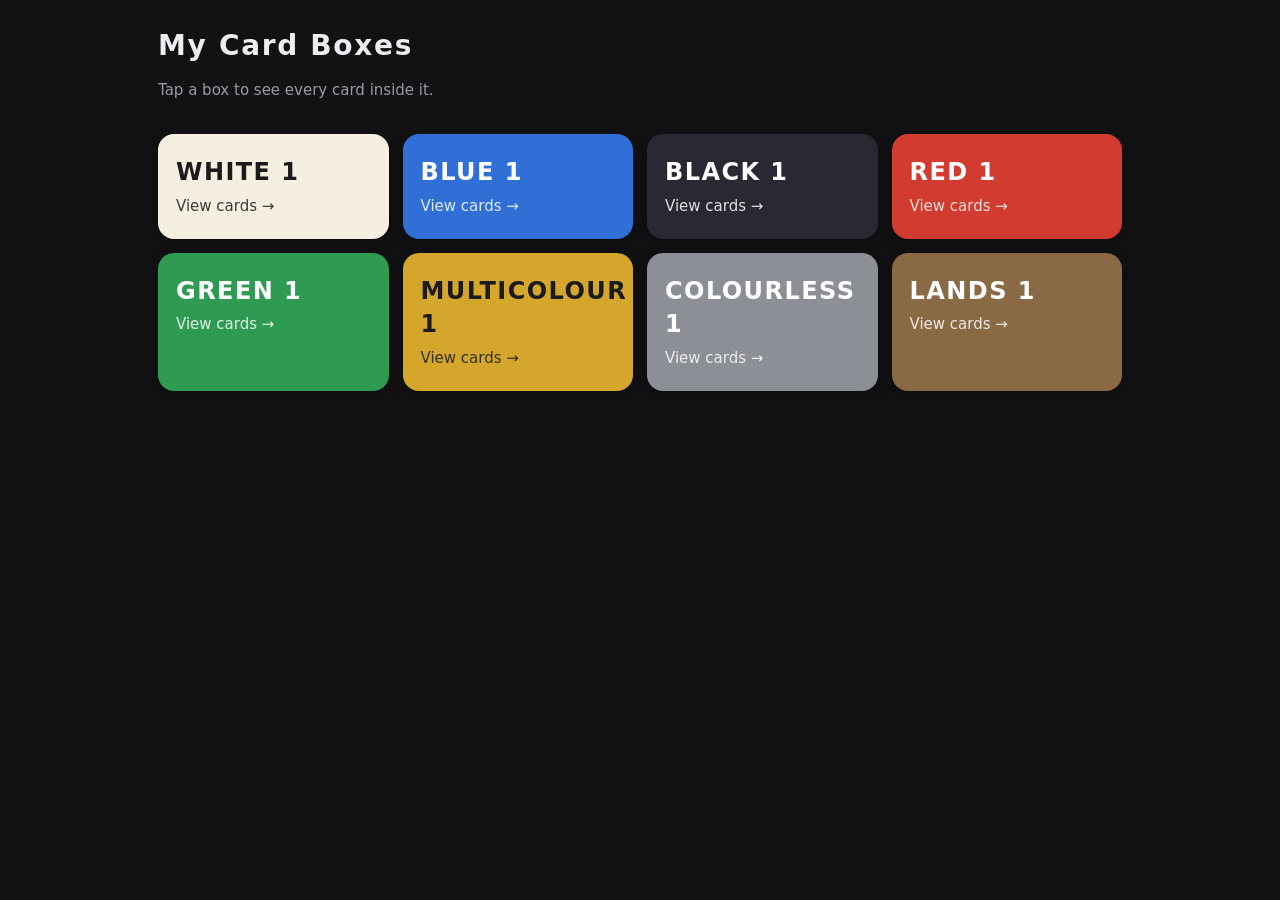
<file: index.html>
<!DOCTYPE html>
<html lang="en">
<head>
<meta charset="utf-8">
<meta name="viewport" content="width=device-width, initial-scale=1">
<title>My Card Boxes</title>
<link rel="stylesheet" href="style.css">
</head>
<body>
<div class="hero">
  <h1>My Card Boxes</h1>
  <p>Tap a box to see every card inside it.</p>
</div>
<div id="boxes" class="boxes"></div>
<script src="boxes.js"></script>
<script>
  document.getElementById("boxes").innerHTML = BOXES.map(b =>
    `<a class="boxlink" href="box.html?b=${b.id}" style="background:${b.colour};color:${b.text}">
       <h2>${b.name}</h2><p>View cards &rarr;</p></a>`).join("");
</script>
</body>
</html>
</file>
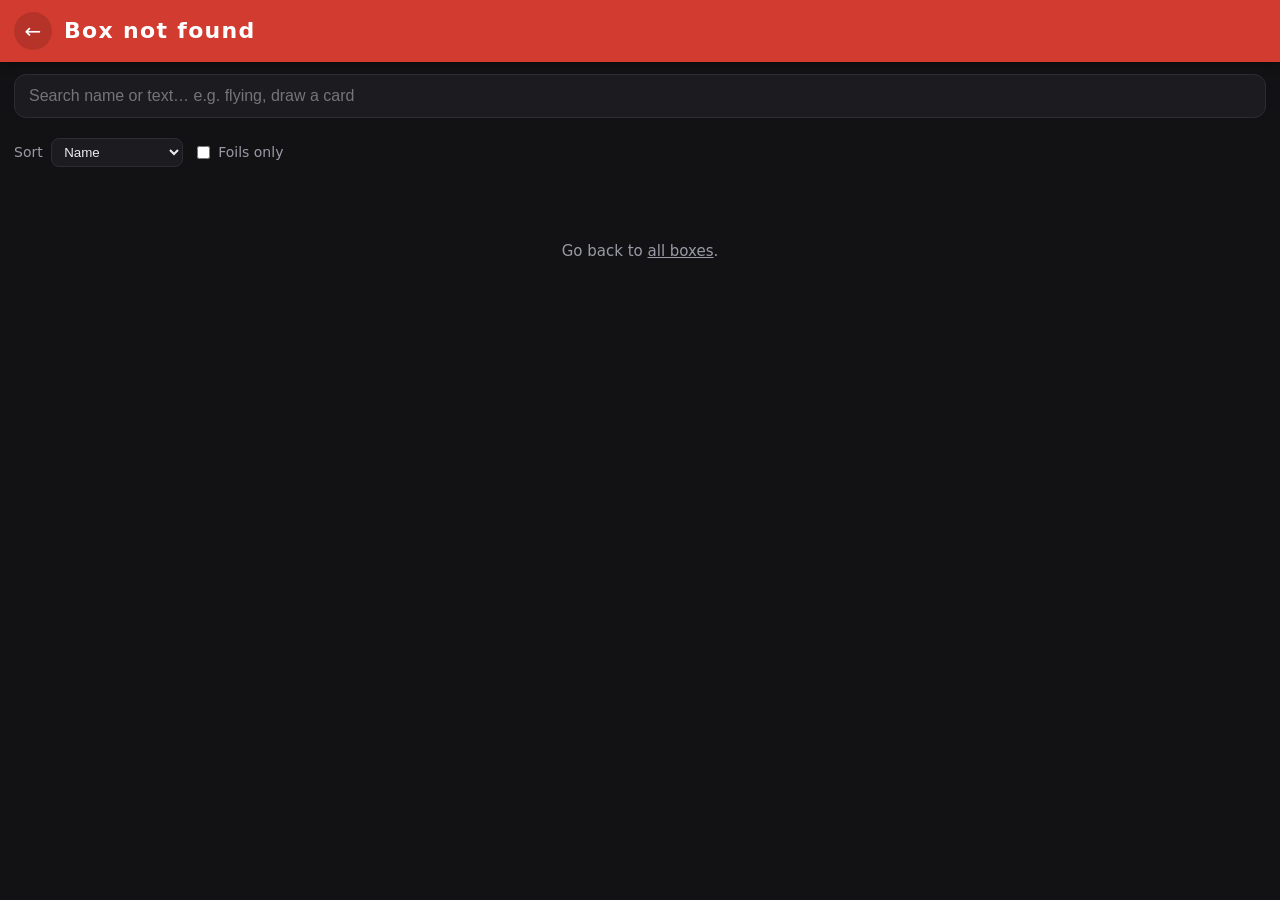
<file: box.html>
<!DOCTYPE html>
<html lang="en">
<head>
<meta charset="utf-8">
<meta name="viewport" content="width=device-width, initial-scale=1">
<title>Card Box</title>
<link rel="stylesheet" href="style.css">
</head>
<body>
<header id="top">
  <a class="back" href="index.html" aria-label="All boxes">&#8592;</a>
  <div class="title">
    <h1 id="boxName">Loading…</h1>
    <div id="stats" class="stats"></div>
  </div>
</header>

<div class="controls">
  <input id="q" type="search" placeholder="Search name or text… e.g. flying, draw a card" autocomplete="off">
  <div class="row">
    <div id="types" class="chips"></div>
  </div>
  <div class="row small">
    <label>Sort
      <select id="sort">
        <option value="name">Name</option>
        <option value="mv">Mana value</option>
        <option value="type">Type</option>
        <option value="price">Price (high first)</option>
      </select>
    </label>
    <label class="check"><input type="checkbox" id="foilOnly"> Foils only</label>
    <span id="count" class="count"></span>
  </div>
</div>

<main id="grid" class="grid"></main>
<div id="msg" class="msg"></div>

<div id="modal" class="modal" hidden>
  <div class="sheet" role="dialog" aria-modal="true">
    <button class="close" id="close" aria-label="Close">&times;</button>
    <div class="big">
      <img id="mImg" alt="">
      <button id="flip" class="flip" hidden>&#8635; Flip card</button>
    </div>
    <div class="info">
      <h2 id="mName"></h2>
      <div id="mType" class="mtype"></div>
      <div id="mText" class="mtext"></div>
      <div id="mMeta" class="mmeta"></div>
    </div>
  </div>
</div>

<input type="file" id="filePick" accept=".csv" hidden>

<script src="boxes.js"></script>
<script src="app.js"></script>
</body>
</html>
</file>
<file: style.css>
:root{
  --bg:#121214; --panel:#1c1c20; --line:#2c2c33; --text:#ececf1; --muted:#9a9aa6;
  --box:#d23b2f; --boxText:#fff;
}
*{box-sizing:border-box}
html,body{margin:0;background:var(--bg);color:var(--text);font:15px/1.4 system-ui,-apple-system,Segoe UI,Roboto,sans-serif}
a{color:inherit}

/* header */
header{position:sticky;top:0;z-index:5;display:flex;align-items:center;gap:12px;padding:12px 14px;background:var(--box);color:var(--boxText);box-shadow:0 2px 10px #0006}
.back{display:grid;place-items:center;width:38px;height:38px;border-radius:50%;background:#0002;text-decoration:none;font-size:20px}
h1{margin:0;font-size:22px;letter-spacing:.06em}
.stats{font-size:13px;opacity:.85}

/* controls */
.controls{padding:12px 14px 4px;max-width:1300px;margin:0 auto}
#q{width:100%;padding:12px 14px;border-radius:12px;border:1px solid var(--line);background:var(--panel);color:var(--text);font-size:16px}
.row{display:flex;flex-wrap:wrap;align-items:center;gap:10px;margin-top:10px}
.row.small{font-size:14px;color:var(--muted)}
.chips{display:flex;flex-wrap:wrap;gap:6px}
.chip{border:1px solid var(--line);background:var(--panel);color:var(--text);padding:6px 11px;border-radius:999px;font-size:13px;cursor:pointer}
.chip.on{background:var(--box);color:var(--boxText);border-color:transparent}
.chip b{opacity:.7;font-weight:500;margin-left:3px}
select{background:var(--panel);color:var(--text);border:1px solid var(--line);border-radius:8px;padding:5px 8px;margin-left:4px}
.check{display:flex;align-items:center;gap:5px;cursor:pointer}
.count{margin-left:auto}

/* grid */
.grid{display:grid;grid-template-columns:repeat(auto-fill,minmax(150px,1fr));gap:12px;padding:10px 14px 40px;max-width:1300px;margin:0 auto}
.card{position:relative;cursor:pointer;border-radius:4.75%/3.5%;overflow:hidden;background:var(--panel);aspect-ratio:488/680;transition:transform .12s}
.card:hover{transform:translateY(-3px)}
.card img{width:100%;height:100%;object-fit:cover;display:block}
.card .ph{position:absolute;inset:0;display:grid;place-items:center;text-align:center;padding:10px;color:var(--muted);font-size:13px}
.badge{position:absolute;top:6px;right:6px;background:#000c;color:#fff;font-weight:700;font-size:13px;padding:2px 8px;border-radius:999px}
.foil{position:absolute;top:6px;left:6px;background:linear-gradient(135deg,#ff8ad8,#8ad8ff,#c8ff8a);color:#111;font-weight:700;font-size:11px;padding:2px 7px;border-radius:999px}
.card.isfoil::after{content:"";position:absolute;inset:0;background:linear-gradient(125deg,transparent 30%,#ffffff22 45%,transparent 60%);pointer-events:none}
@media (min-width:700px){.grid{grid-template-columns:repeat(auto-fill,minmax(190px,1fr))}}

.msg{text-align:center;color:var(--muted);padding:20px}
.msg button{margin-top:10px;padding:10px 16px;border-radius:10px;border:0;background:var(--box);color:var(--boxText);font-size:15px;cursor:pointer}

/* modal */
.modal{position:fixed;inset:0;z-index:20;background:#000c;display:flex;align-items:center;justify-content:center;padding:14px}
.modal[hidden]{display:none}
.sheet{position:relative;background:var(--panel);border-radius:16px;max-width:900px;width:100%;max-height:94vh;overflow:auto;display:flex;flex-wrap:wrap;gap:18px;padding:18px}
.big{flex:1 1 300px;max-width:380px;margin:0 auto;text-align:center}
.big img{width:100%;border-radius:4.75%/3.5%;display:block}
.flip{margin-top:10px;padding:8px 14px;border-radius:10px;border:1px solid var(--line);background:#2a2a30;color:var(--text);cursor:pointer}
.info{flex:1 1 280px;min-width:0}
.info h2{margin:4px 0 4px;font-size:22px}
.mtype{color:var(--muted);margin-bottom:12px}
.mtext{white-space:pre-wrap;background:#141418;border:1px solid var(--line);border-radius:10px;padding:12px;line-height:1.5}
.mtext .face{font-weight:700;margin-top:10px;display:block}
.mmeta{margin-top:12px;color:var(--muted);font-size:14px;line-height:1.7}
.close{position:absolute;top:8px;right:10px;width:38px;height:38px;border-radius:50%;border:0;background:#0007;color:#fff;font-size:24px;cursor:pointer;z-index:2}
.sym{display:inline-block;width:1.05em;height:1.05em;vertical-align:-.15em;margin:0 1px}

/* index */
.boxes{display:grid;grid-template-columns:repeat(auto-fill,minmax(220px,1fr));gap:14px;padding:18px;max-width:1000px;margin:0 auto}
.boxlink{display:block;text-decoration:none;border-radius:16px;padding:22px 18px;box-shadow:0 4px 14px #0005;transition:transform .12s}
.boxlink:hover{transform:translateY(-3px)}
.boxlink h2{margin:0;font-size:24px;letter-spacing:.06em}
.boxlink p{margin:6px 0 0;opacity:.85}
.hero{padding:26px 18px 0;max-width:1000px;margin:0 auto}
.hero h1{font-size:28px}
.hero p{color:var(--muted)}
</file>
